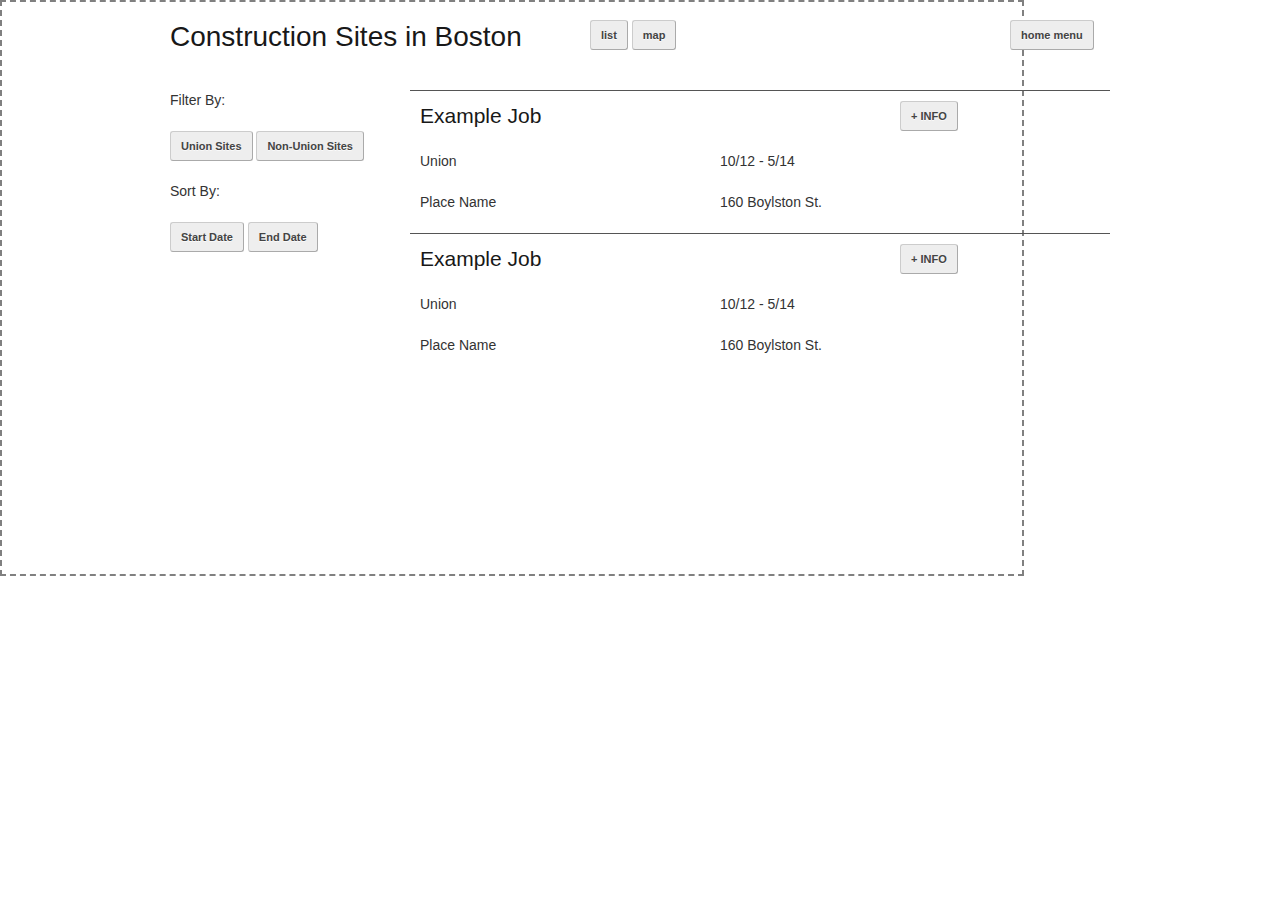
<file: jobs/index.html>
<!DOCTYPE html>
<html>
	<head>
		<meta name="viewport" content="initial-scale=1.0, user-scalable=no" />
		<title>DSNI Touch</title>
		<link type="text/css" rel="stylesheet" href="../css/base.css"></link>
		<link type="text/css" rel="stylesheet" href="../css/skeleton.css"></link>
		<link type="text/css" rel="stylesheet" href="../css/globals.css"></link>
		<link type="text/css" rel="stylesheet" href="../css/jobs.css"></link>
	</head>
	<body>
		<div class='boundary'></div>
		<div class='container'>
			<div class='row header'>
				<div class='seven columns'>
					<h3>
						Construction Sites in Boston
					</h3>
				</div>
				<div class='two columns'>
					<button>list</button>
					<button>map</button>
				</div>
				<div class='homeMenu two columns'>
					<button>home menu</button>
				</div>
			</div>
			<div class='row'>
				<div class='four columns filters'>
					<p>Filter By:</p>
					<button>Union Sites</button>
					<button>Non-Union Sites</button>
					<p>Sort By:</p>
					<button>Start Date</button>
					<button>End Date</button>
				</div>
				<div class='twelve columns jobList'>
					<div class='job'>
						<div class='row'>
							<div class='eight columns'>
								<h4>Example Job</h4>
							</div>
							<div class='two columns'>
								<button>+ INFO</button>
							</div>
						</div>
						<div class='row'>
							<div class='five columns'>
								<p>Union</p>
							</div>
							<div class='five columns'>
								<p>10/12 - 5/14</p>
							</div>
						</div>
						<div class='row'>
							<div class='five columns'>
								<p>Place Name</p>
							</div>
							<div class='five columns'>
								<p>160 Boylston St.</p>
							</div>
						</div>
					</div>
					<div class='job'>
						<div class='row'>
							<div class='eight columns'>
								<h4>Example Job</h4>
							</div>
							<div class='two columns'>
								<button>+ INFO</button>
							</div>
						</div>
						<div class='row'>
							<div class='five columns'>
								<p>Union</p>
							</div>
							<div class='five columns'>
								<p>10/12 - 5/14</p>
							</div>
						</div>
						<div class='row'>
							<div class='five columns'>
								<p>Place Name</p>
							</div>
							<div class='five columns'>
								<p>160 Boylston St.</p>
							</div>
						</div>
					</div>
				</div>
			</div>
		</div>

		<script src='../js/libs/jquery.min.js'></script>
		<script src='../js/libs/d3.v3.min.js'></script>
		<script src="../js/jobs.js"></script>
	</body>
</html>
</file>
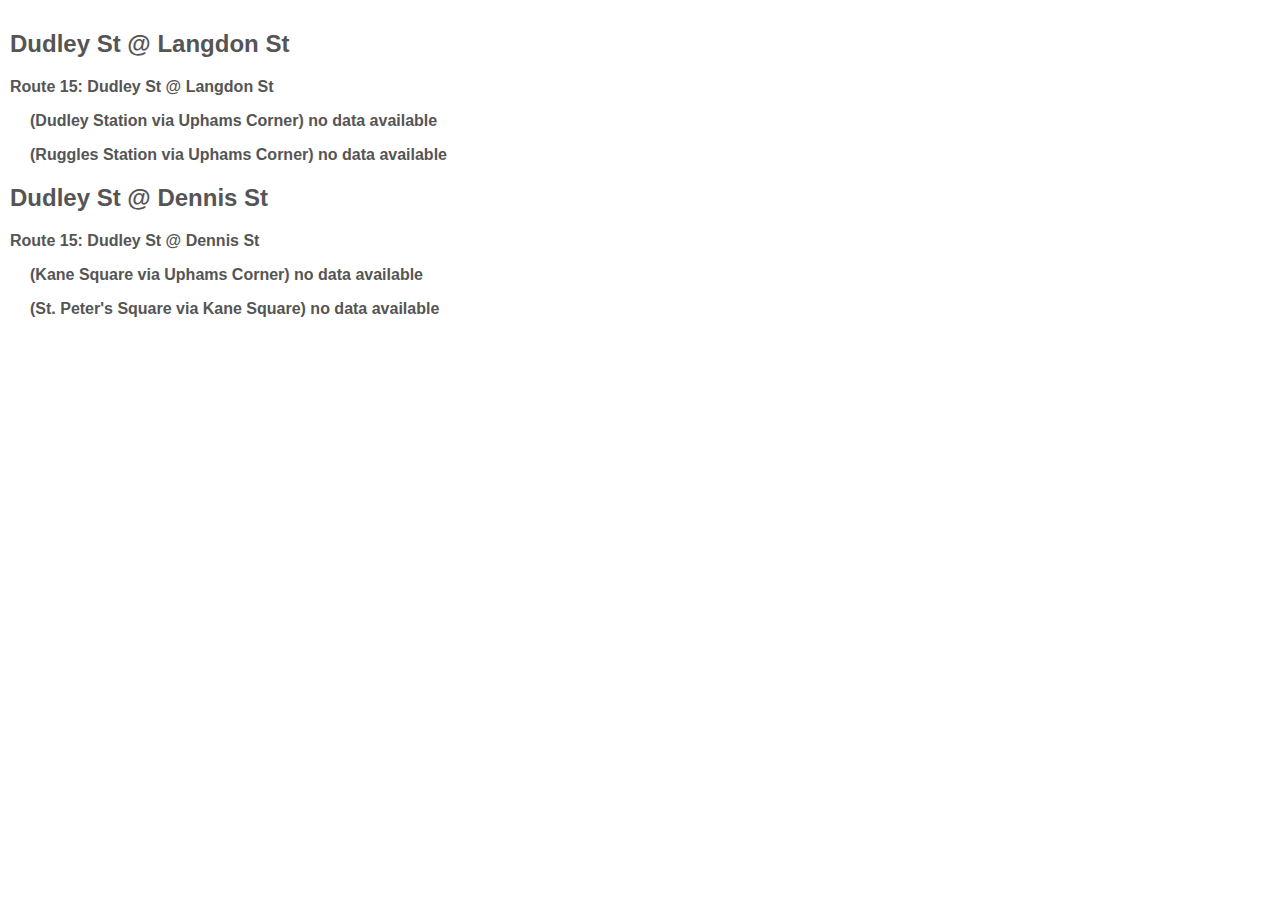
<file: mbta/index.html>
<!DOCTYPE html>
<html>
	<head>
		<meta name="viewport" content="initial-scale=1.0, user-scalable=no" />
		<title>DSNI Touch</title>
		<link type="text/css" rel="stylesheet" href="../css/style.css"></link>
		<style>
			body {
				padding: 10px;
				font-family: Helvetica;
				font-weight: 700;
				color: #555;
			}
			.routes {
				margin-left: 40px;
			}
			.stop {
				margin-left: 20px;
			}
		</style>
	</head>
	<body>
		<h2>Dudley St @ Langdon St</h2>
		<div class='stops'>
			<p>Route 15: Dudley St @ Langdon St</p>
			<p class='stop dudleystationviauphamscorner'>
				(Dudley Station via Uphams Corner) <span class='nodata'>no data available</span><span class='minutes'></span>
			</p>
			<p class='stop rugglesstationviauphamscorner'>
				(Ruggles Station via Uphams Corner) <span class='nodata'>no data available</span><span class='minutes'></span>
			</p>
		</div>
		<h2>Dudley St @ Dennis St</h2>
		<div class='stops'>
			<p>Route 15: Dudley St @ Dennis St</p>
			<p class='stop kanesquareviauphamscorner'>
				(Kane Square via Uphams Corner) <span class='nodata'>no data available</span><span class='minutes'></span>
			</p>
			<p class='stop stpeterssquareviakanesquare'>
				(St. Peter's Square via Kane Square) <span class='nodata'>no data available</span><span class='minutes'></span>
			</p>
		</div>
		<script src='../js/jquery.min.js'></script>
		<script src='../js/xmltojson.js'></script>
		<script src="../js/mbta.js"></script>
	</body>
</html>
</file>
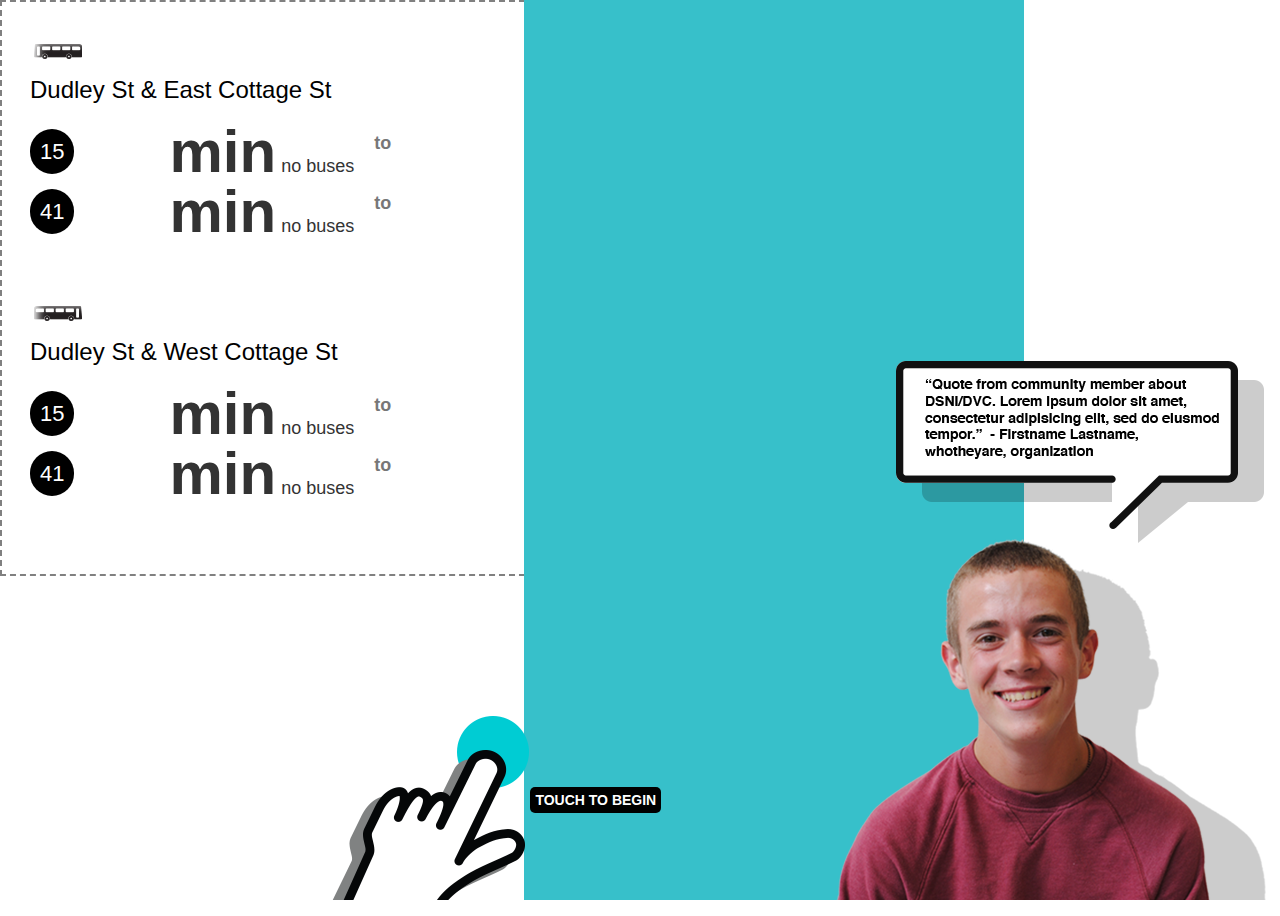
<file: screensaver/index.html>
<!DOCTYPE html>
<html>
	<head>
		<meta name='viewport' content='initial-scale=1.0, user-scalable=no' />
		<title>DSNI Touch</title>
		<link href='//netdna.bootstrapcdn.com/font-awesome/4.0.3/css/font-awesome.css' rel='stylesheet'>
		<link type='text/css' rel='stylesheet' href='../css/base.css'></link>
		<link type='text/css' rel='stylesheet' href='../css/globals.css'></link>
		<link type='text/css' rel='stylesheet' href='../css/screensaver.css'></link>
	</head>
	<body>
		<div class='boundary'></div>
		<div class='container'>
			<div class='mbta'>
				<div class='east stop'>
					<div class='animatedBusLeft'></div>
					<h3 class='stopName'>Dudley St &amp; East Cottage St</h3>
					<div class='stop1484'>
						<div class='bus bus15'>
							<p class='data'>
								<span class='route'>15</span>
								<!-- <i class='prediction fa fa-clock-o'></i> -->
								<span class='prediction minutes'></span>
								<span class='prediction postMin'> min</span>
								<span class='noPrediction'>no buses</span>
							</p>
							<p class='stationP'>
								to <br>
								<span class='station'></span>
							</p>
						</div>
							<div class='bus bus41'>
							<p class='data'>
								<span class='route'>41</span>
								<!-- <i class='prediction fa fa-clock-o'></i> -->
								<span class='prediction minutes'></span>
								<span class='prediction postMin'> min</span>
								<span class='noPrediction'>no buses</span>
							</p>
							<p class='stationP'>
								to <br>
								<span class='station'></span>
							</p>
						</div>
					</div>
				</div>
				<div class='west stop'>
					<div class='animatedBusRight'></div>
					<h3 class='stopName'>Dudley St &amp; West Cottage St</h3>
					<div class='stop1499'>
						<div class='bus bus15'>
							<p class='data'>
								<span class='route'>15</span>
								<!-- <i class='prediction fa fa-clock-o'></i> -->
								<span class='prediction minutes'></span>
								<span class='prediction postMin'> min</span>
								<span class='noPrediction'>no buses</span>
							</p>
							<p class='stationP'>
								to <br>
								<span class='station'></span>
							</p>
						</div>
							<div class='bus bus41'>
							<p class='data'>
								<span class='route'>41</span>
								<!-- <i class='prediction fa fa-clock-o'></i> -->
								<span class='prediction minutes'></span>
								<span class='prediction postMin'> min</span>
								<span class='noPrediction'>no buses</span>
							</p>
							<p class='stationP'>
								to <br>
								<span class='station'></span>
							</p>
						</div>
					</div>	
				</div>
			</div>
			<div class='bg'></div>
			<div class='slideshow'>
			</div>
			<div class='touchLeft'>
				<img src='../img/screensaver/touch.png'>
				<p class='languages'>
					<span class='english'>TOUCH TO BEGIN</span>
					<span class='spanish'>TOCA PARA EMPEZAR</span>
					<span class='portuguese'>TOCAR PARA COME&Ccedil;AR</span>
				</p>
			</div>
		</div>
		<div class='logos'></div>
		<script src='../js/libs/jquery.min.js'></script>
		<script src='../js/libs/xmltojson.js'></script>
		<script src='../js/libs/transit.js'></script>
		<script src='../js/mbta.js'></script>
		<script src='../js/screensaver.js'></script>
	</body>
</html>
</file>
<file: css/base.css>
/*
* Skeleton V1.2
* Copyright 2011, Dave Gamache
* www.getskeleton.com
* Free to use under the MIT license.
* http://www.opensource.org/licenses/mit-license.php
* 6/20/2012
*/


/* Table of Content
==================================================
	#Reset & Basics
	#Basic Styles
	#Site Styles
	#Typography
	#Links
	#Lists
	#Images
	#Buttons
	#Forms
	#Misc */


/* #Reset & Basics (Inspired by E. Meyers)
================================================== */
	html, body, div, span, applet, object, iframe, h1, h2, h3, h4, h5, h6, p, blockquote, pre, a, abbr, acronym, address, big, cite, code, del, dfn, em, img, ins, kbd, q, s, samp, small, strike, strong, sub, sup, tt, var, b, u, i, center, dl, dt, dd, ol, ul, li, fieldset, form, label, legend, table, caption, tbody, tfoot, thead, tr, th, td, article, aside, canvas, details, embed, figure, figcaption, footer, header, hgroup, menu, nav, output, ruby, section, summary, time, mark, audio, video {
		margin: 0;
		padding: 0;
		border: 0;
		font-size: 100%;
		font: inherit;
		vertical-align: baseline; }
	article, aside, details, figcaption, figure, footer, header, hgroup, menu, nav, section {
		display: block; }
	body {
		line-height: 1; }
	ol, ul {
		list-style: none; }
	blockquote, q {
		quotes: none; }
	blockquote:before, blockquote:after,
	q:before, q:after {
		content: '';
		content: none; }
	table {
		border-collapse: collapse;
		border-spacing: 0; }


/* #Basic Styles
================================================== */
	body {
		background: #fff;
		font: 14px/21px "HelveticaNeue", "Helvetica Neue", Helvetica, Arial, sans-serif;
		color: #444;
		-webkit-font-smoothing: antialiased; /* Fix for webkit rendering */
		-webkit-text-size-adjust: 100%;
 }


/* #Typography
================================================== */
	h1, h2, h3, h4, h5, h6 {
		color: #181818;
		font-family: "Georgia", "Times New Roman", serif;
		font-weight: normal; }
	h1 a, h2 a, h3 a, h4 a, h5 a, h6 a { font-weight: inherit; }
	h1 { font-size: 46px; line-height: 50px; margin-bottom: 14px;}
	h2 { font-size: 35px; line-height: 40px; margin-bottom: 10px; }
	h3 { font-size: 28px; line-height: 34px; margin-bottom: 8px; }
	h4 { font-size: 21px; line-height: 30px; margin-bottom: 4px; }
	h5 { font-size: 17px; line-height: 24px; }
	h6 { font-size: 14px; line-height: 21px; }
	.subheader { color: #777; }

	p { margin: 0 0 20px 0; }
	p img { margin: 0; }
	p.lead { font-size: 21px; line-height: 27px; color: #777;  }

	em { font-style: italic; }
	strong { font-weight: bold; color: #333; }
	small { font-size: 80%; }

/*	Blockquotes  */
	blockquote, blockquote p { font-size: 17px; line-height: 24px; color: #777; font-style: italic; }
	blockquote { margin: 0 0 20px; padding: 9px 20px 0 19px; border-left: 1px solid #ddd; }
	blockquote cite { display: block; font-size: 12px; color: #555; }
	blockquote cite:before { content: "\2014 \0020"; }
	

	hr { border: solid #ddd; border-width: 1px 0 0; clear: both; margin: 10px 0 30px; height: 0; }


/* #Links
================================================== */
	a:hover, a:focus { color: #000; }


/* #Lists
================================================== */
	ul, ol { margin-bottom: 20px; }
	ul { list-style: none outside; }
	ol { list-style: decimal; }
	ol, ul.square, ul.circle, ul.disc { margin-left: 30px; }
	ul.square { list-style: square outside; }
	ul.circle { list-style: circle outside; }
	ul.disc { list-style: disc outside; }
	ul ul, ul ol,
	ol ol, ol ul { margin: 4px 0 5px 30px; font-size: 90%;  }
	ul ul li, ul ol li,
	ol ol li, ol ul li { margin-bottom: 6px; }
	li { line-height: 18px; margin-bottom: 12px; }
	ul.large li { line-height: 21px; }
	li p { line-height: 21px; }

/* #Images
================================================== */

	img.scale-with-grid {
		max-width: 100%;
		height: auto; }


/* #Buttons
================================================== */

	.button,
	button,
	input[type="submit"],
	input[type="reset"],
	input[type="button"] {
		background: #eee; /* Old browsers */
	  border: 1px solid #aaa;
	  border-top: 1px solid #ccc;
	  border-left: 1px solid #ccc;
	  -moz-border-radius: 3px;
	  -webkit-border-radius: 3px;
	  border-radius: 3px;
	  color: #444;
	  display: inline-block;
	  font-size: 11px;
	  font-weight: bold;
	  text-decoration: none;
	  text-shadow: 0 1px rgba(255, 255, 255, .75);
	  cursor: pointer;
	  margin-bottom: 20px;
	  line-height: normal;
	  padding: 8px 10px;
	  font-family: "HelveticaNeue", "Helvetica Neue", Helvetica, Arial, sans-serif; }

	.button:hover,
	button:hover,
	input[type="submit"]:hover,
	input[type="reset"]:hover,
	input[type="button"]:hover {
		color: #222;
		background: #ddd; /* Old browsers */
	  border: 1px solid #888;
	  border-top: 1px solid #aaa;
	  border-left: 1px solid #aaa; }

	.button:active,
	button:active,
	input[type="submit"]:active,
	input[type="reset"]:active,
	input[type="button"]:active {
		border: 1px solid #666;
		background: #ccc; /* Old browsers */

	.button.full-width,
	button.full-width,
	input[type="submit"].full-width,
	input[type="reset"].full-width,
	input[type="button"].full-width {
		width: 100%;
		padding-left: 0 !important;
		padding-right: 0 !important;
		text-align: center; }

	/* Fix for odd Mozilla border & padding issues */
	button::-moz-focus-inner,
	input::-moz-focus-inner {
    border: 0;
    padding: 0;
	}


/* #Forms
================================================== */

	form {
		margin-bottom: 20px; }
	fieldset {
		margin-bottom: 20px; }
	input[type="text"],
	input[type="password"],
	input[type="email"],
	textarea,
	select {
		border: 1px solid #ccc;
		padding: 6px 4px;
		outline: none;
		-moz-border-radius: 2px;
		-webkit-border-radius: 2px;
		border-radius: 2px;
		font: 13px "HelveticaNeue", "Helvetica Neue", Helvetica, Arial, sans-serif;
		color: #777;
		margin: 0;
		width: 210px;
		max-width: 100%;
		display: block;
		margin-bottom: 20px;
		background: #fff; }
	select {
		padding: 0; }
	input[type="text"]:focus,
	input[type="password"]:focus,
	input[type="email"]:focus,
	textarea:focus {
		border: 1px solid #aaa;
 		color: #444;
 		-moz-box-shadow: 0 0 3px rgba(0,0,0,.2);
		-webkit-box-shadow: 0 0 3px rgba(0,0,0,.2);
		box-shadow:  0 0 3px rgba(0,0,0,.2); }
	textarea {
		min-height: 60px; }
	label,
	legend {
		display: block;
		font-weight: bold;
		font-size: 13px;  }
	select {
		width: 220px; }
	input[type="checkbox"] {
		display: inline; }
	label span,
	legend span {
		font-weight: normal;
		font-size: 13px;
		color: #444; }

/* #Misc
================================================== */
	.remove-bottom { margin-bottom: 0 !important; }
	.half-bottom { margin-bottom: 10px !important; }
	.add-bottom { margin-bottom: 20px !important; }
</file>
<file: css/skeleton.css>
/*
* Skeleton V1.2
* Copyright 2011, Dave Gamache
* www.getskeleton.com
* Free to use under the MIT license.
* http://www.opensource.org/licenses/mit-license.php
* 6/20/2012
*/


/* Table of Contents
==================================================
    #Base 960 Grid
    #Tablet (Portrait)
    #Mobile (Portrait)
    #Mobile (Landscape)
    #Clearing */



/* #Base 960 Grid
================================================== */

    .container                                  { position: relative; width: 960px; margin: 0 auto; padding: 0; }
    .container .column,
    .container .columns                         { float: left; display: inline; margin-left: 10px; margin-right: 10px; }
    .row                                        { margin-bottom: 20px; }

    /* Nested Column Classes */
    .column.alpha, .columns.alpha               { margin-left: 0; }
    .column.omega, .columns.omega               { margin-right: 0; }

    /* Base Grid */
    .container .one.column,
    .container .one.columns                     { width: 40px;  }
    .container .two.columns                     { width: 100px; }
    .container .three.columns                   { width: 160px; }
    .container .four.columns                    { width: 220px; }
    .container .five.columns                    { width: 280px; }
    .container .six.columns                     { width: 340px; }
    .container .seven.columns                   { width: 400px; }
    .container .eight.columns                   { width: 460px; }
    .container .nine.columns                    { width: 520px; }
    .container .ten.columns                     { width: 580px; }
    .container .eleven.columns                  { width: 640px; }
    .container .twelve.columns                  { width: 700px; }
    .container .thirteen.columns                { width: 760px; }
    .container .fourteen.columns                { width: 820px; }
    .container .fifteen.columns                 { width: 880px; }
    .container .sixteen.columns                 { width: 940px; }

    .container .one-third.column                { width: 300px; }
    .container .two-thirds.column               { width: 620px; }

    /* Offsets */
    .container .offset-by-one                   { padding-left: 60px;  }
    .container .offset-by-two                   { padding-left: 120px; }
    .container .offset-by-three                 { padding-left: 180px; }
    .container .offset-by-four                  { padding-left: 240px; }
    .container .offset-by-five                  { padding-left: 300px; }
    .container .offset-by-six                   { padding-left: 360px; }
    .container .offset-by-seven                 { padding-left: 420px; }
    .container .offset-by-eight                 { padding-left: 480px; }
    .container .offset-by-nine                  { padding-left: 540px; }
    .container .offset-by-ten                   { padding-left: 600px; }
    .container .offset-by-eleven                { padding-left: 660px; }
    .container .offset-by-twelve                { padding-left: 720px; }
    .container .offset-by-thirteen              { padding-left: 780px; }
    .container .offset-by-fourteen              { padding-left: 840px; }
    .container .offset-by-fifteen               { padding-left: 900px; }



/* #Tablet (Portrait)
================================================== */

    /* Note: Design for a width of 768px */

    @media only screen and (min-width: 768px) and (max-width: 959px) {
        .container                                  { width: 768px; }
        .container .column,
        .container .columns                         { margin-left: 10px; margin-right: 10px;  }
        .column.alpha, .columns.alpha               { margin-left: 0; margin-right: 10px; }
        .column.omega, .columns.omega               { margin-right: 0; margin-left: 10px; }
        .alpha.omega                                { margin-left: 0; margin-right: 0; }

        .container .one.column,
        .container .one.columns                     { width: 28px; }
        .container .two.columns                     { width: 76px; }
        .container .three.columns                   { width: 124px; }
        .container .four.columns                    { width: 172px; }
        .container .five.columns                    { width: 220px; }
        .container .six.columns                     { width: 268px; }
        .container .seven.columns                   { width: 316px; }
        .container .eight.columns                   { width: 364px; }
        .container .nine.columns                    { width: 412px; }
        .container .ten.columns                     { width: 460px; }
        .container .eleven.columns                  { width: 508px; }
        .container .twelve.columns                  { width: 556px; }
        .container .thirteen.columns                { width: 604px; }
        .container .fourteen.columns                { width: 652px; }
        .container .fifteen.columns                 { width: 700px; }
        .container .sixteen.columns                 { width: 748px; }

        .container .one-third.column                { width: 236px; }
        .container .two-thirds.column               { width: 492px; }

        /* Offsets */
        .container .offset-by-one                   { padding-left: 48px; }
        .container .offset-by-two                   { padding-left: 96px; }
        .container .offset-by-three                 { padding-left: 144px; }
        .container .offset-by-four                  { padding-left: 192px; }
        .container .offset-by-five                  { padding-left: 240px; }
        .container .offset-by-six                   { padding-left: 288px; }
        .container .offset-by-seven                 { padding-left: 336px; }
        .container .offset-by-eight                 { padding-left: 384px; }
        .container .offset-by-nine                  { padding-left: 432px; }
        .container .offset-by-ten                   { padding-left: 480px; }
        .container .offset-by-eleven                { padding-left: 528px; }
        .container .offset-by-twelve                { padding-left: 576px; }
        .container .offset-by-thirteen              { padding-left: 624px; }
        .container .offset-by-fourteen              { padding-left: 672px; }
        .container .offset-by-fifteen               { padding-left: 720px; }
    }


/*  #Mobile (Portrait)
================================================== */

    /* Note: Design for a width of 320px */

    @media only screen and (max-width: 767px) {
        .container { width: 300px; }
        .container .columns,
        .container .column { margin: 0; }

        .container .one.column,
        .container .one.columns,
        .container .two.columns,
        .container .three.columns,
        .container .four.columns,
        .container .five.columns,
        .container .six.columns,
        .container .seven.columns,
        .container .eight.columns,
        .container .nine.columns,
        .container .ten.columns,
        .container .eleven.columns,
        .container .twelve.columns,
        .container .thirteen.columns,
        .container .fourteen.columns,
        .container .fifteen.columns,
        .container .sixteen.columns,
        .container .one-third.column,
        .container .two-thirds.column  { width: 300px; }

        /* Offsets */
        .container .offset-by-one,
        .container .offset-by-two,
        .container .offset-by-three,
        .container .offset-by-four,
        .container .offset-by-five,
        .container .offset-by-six,
        .container .offset-by-seven,
        .container .offset-by-eight,
        .container .offset-by-nine,
        .container .offset-by-ten,
        .container .offset-by-eleven,
        .container .offset-by-twelve,
        .container .offset-by-thirteen,
        .container .offset-by-fourteen,
        .container .offset-by-fifteen { padding-left: 0; }

    }


/* #Mobile (Landscape)
================================================== */

    /* Note: Design for a width of 480px */

    @media only screen and (min-width: 480px) and (max-width: 767px) {
        .container { width: 420px; }
        .container .columns,
        .container .column { margin: 0; }

        .container .one.column,
        .container .one.columns,
        .container .two.columns,
        .container .three.columns,
        .container .four.columns,
        .container .five.columns,
        .container .six.columns,
        .container .seven.columns,
        .container .eight.columns,
        .container .nine.columns,
        .container .ten.columns,
        .container .eleven.columns,
        .container .twelve.columns,
        .container .thirteen.columns,
        .container .fourteen.columns,
        .container .fifteen.columns,
        .container .sixteen.columns,
        .container .one-third.column,
        .container .two-thirds.column { width: 420px; }
    }


/* #Clearing
================================================== */

    /* Self Clearing Goodness */
    .container:after { content: "\0020"; display: block; height: 0; clear: both; visibility: hidden; }

    /* Use clearfix class on parent to clear nested columns,
    or wrap each row of columns in a <div class="row"> */
    .clearfix:before,
    .clearfix:after,
    .row:before,
    .row:after {
      content: '\0020';
      display: block;
      overflow: hidden;
      visibility: hidden;
      width: 0;
      height: 0; }
    .row:after,
    .clearfix:after {
      clear: both; }
    .row,
    .clearfix {
      zoom: 1; }

    /* You can also use a <br class="clear" /> to clear columns */
    .clear {
      clear: both;
      display: block;
      overflow: hidden;
      visibility: hidden;
      width: 0;
      height: 0;
    }
</file>
<file: css/globals.css>
* {
	box-sizing: border-box;
}
html, body {
	width: 100%;
	height: 100%;
	overflow: hidden;	
}
body {
	padding: 0;
	margin: 0;
	font-family: Helvetica, sans-serif;
	color: #333;
	background: #fff;
	position: relative;
}

h1,h2,h3,h4 {
	font-family: Helvetica, sans-serif;
}

.container {
	margin-top: 20px;
}
.boundary {
	position: absolute;
	width: 1024px;
	height: 576px;;
	border: 2px dashed gray;
}

.container .homeMenu {
	float: right;
}
</file>
<file: css/jobs.css>
.job {
	border-top: 1px solid #555;
	padding-top: 10px;
	margin-bottom: 0;
	padding-bottom: 0;
}
.job .row {
	margin: 0;
}
</file>
<file: css/style.css>
html { height: 100% }
body { width: 100%; height: 100%; margin: 0; padding: 0; position: relative;}
#map-canvas { height: 100% }
.mapInfoWindow img {
	max-width: 200px;
	max-height: 150px;
}
.pics {
	width: 90%;
	margin:0 auto;
	padding-top: 40px;
	cursor: pointer;
}
.pics img {
	margin: 10px;
	border-radius: 10px;
	width: 240px;
}
.caption {
	margin: 0;
	position: fixed;
	background: #555;
	background: rgba(0,0,0,0.8);
	color: white;
	font-size: 1.2em;
	font-weight: 300;
	line-height: 1.2;
	font-family: Helvetica, sans-serif;
	width: auto;
	top: 0;
	padding: 10px;
}

.caption span {
	color: red;
}
</file>
<file: css/screensaver.css>
.mbta {
	position: relative;
}

.stop {
	/*position: absolute;*/
	margin: 35px 0 190px 30px;
	width: 520px;
	clear: both;
/*	padding-bottom: 130px;*/
	/*border-radius: 15px;*/
}

.stopName {
	color: #000;
	/*font-size: 1.7em;*/
	font-size: 24px;
	font-weight: 400;
	margin-bottom: 15px;
	/*text-align: right;*/
}

.data {
	/*font-size: 1.4em;*/
	font-size: 18px;
	line-height: 1;
	margin: 0;
	float: left;
	clear: both;
}

.stationP {
	float: left;
	margin-top: 11px;
	font-weight: 700;
	font-size: 18px;
	margin-left: 20px;
	margin-bottom: 11px;
	color: #777;
}
.route {
	padding:10px;
	font-size: 22px;
	font-weight: 400;
	color: #fff;
	background: #000;
	border-radius: 22px;
	vertical-align: 60%;
	margin-right: 10px;
	text-align: center;
}

.minutes {
	/*font-size: 2em;*/
	display: inline-block;
	text-align: right;
	width: 75px;
	font-size: 60px;
	font-weight: 900;
}

.postMin {
	font-size: 60px;
	font-weight: 900;
}

.station {
	color: #000;
}


.prox1 {
	/*color: #b30000;*/
	color: #e74925;
}
.prox2 {
	/*color: #00a0a8;*/
	color: #37c0ca;
}
.prox3 {
	color: hsl(40,70%,50%);
}
.prox4 {
	color: hsl(110,70%,50%);
}
.prox5 {
	color: hsl(190,70%,50%);
}

.touchLeft {
	position: absolute;
	/*top: 100%;
	right: 10%;*/
	z-index: 99;
	top: 100%;
	left: 18%;
}

.touchRight {
	position: absolute;
	top: 100%;
	right: 0;
}
.languages {
	position: absolute;
	top: 80px;
	left: 200px;
	font-weight: 600;
	color: #000;
	/*text-shadow:
	   -1px -1px 0 #fff,  
	    1px -1px 0 #fff,
	    -1px 1px 0 #fff,
	     1px 1px 0 #fff;*/
 	/*text-shadow: 1px 1px #555;*/
	width: 100%;
}

.languages span {
	width: auto;
	padding: 5px;
	color: white;
	background: #000;
	border-radius: 5px;
}

.spanish, .portuguese {
	display: none;
}

.slideshow {
	position: absolute;
	bottom: -10px;
	right: 0;
}

.slideshow img {
	display: none;
}

.animatedBusLeft {
	width: 258px;
	height: 38px;
	box-shadow: inset 0 0 8px 8px white;
	background: url(../img/screensaver/busLeft.png) no-repeat;
	-webkit-animation: busLeft 4s linear infinite;
	-moz-animation: busLeft 4s linear infinite;
	animation: busLeft 4s linear infinite;
}

@-webkit-keyframes busLeft {
    from{
        background-position: 130% 0%;
    }
    to{
        background-position: -30% 0%;
    }
}

.animatedBusRight {
	width: 265px;
	height: 38px;
	box-shadow: inset 0 0 8px 8px white;
	background: url(../img/screensaver/busRight.png) no-repeat;
	-webkit-animation: busRight 5s linear infinite;
	-moz-animation: busRight 5s linear infinite;
	animation: busRight 5s linear infinite;
}

@-webkit-keyframes busRight {
    from{
        background-position: -30% 0%;
    }
    to{
        background-position: 130% 0%;
    }
}

.logos {
	position: absolute;
	bottom: 10px;
	left: 33px;
	width: 170px;
	height: 42px;
	background: url(../img/screensaver/logos.png) no-repeat;
	display: none;
}

.bg {
	position: absolute;
	width: 500px;
	height: 100%;
	left: 524px;
	top: 0;
	background: #37c0ca;
}
</file>
